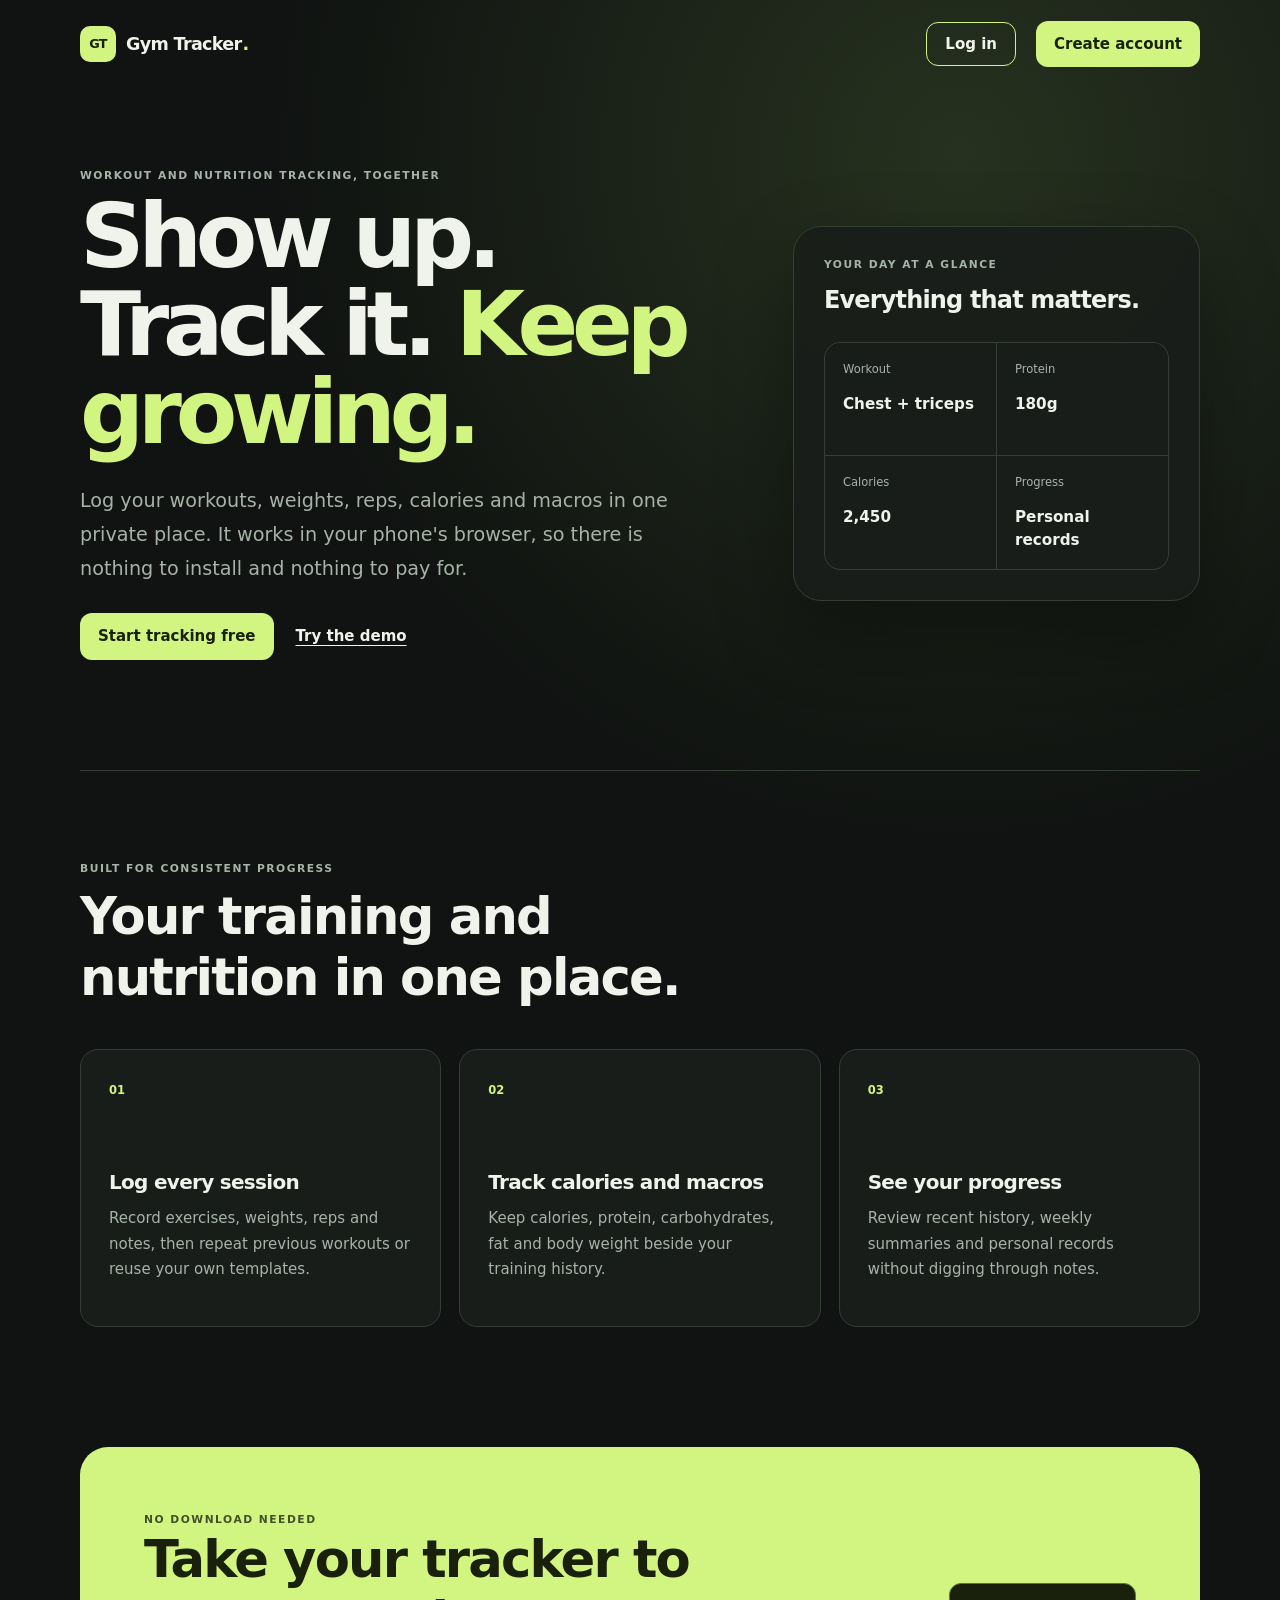
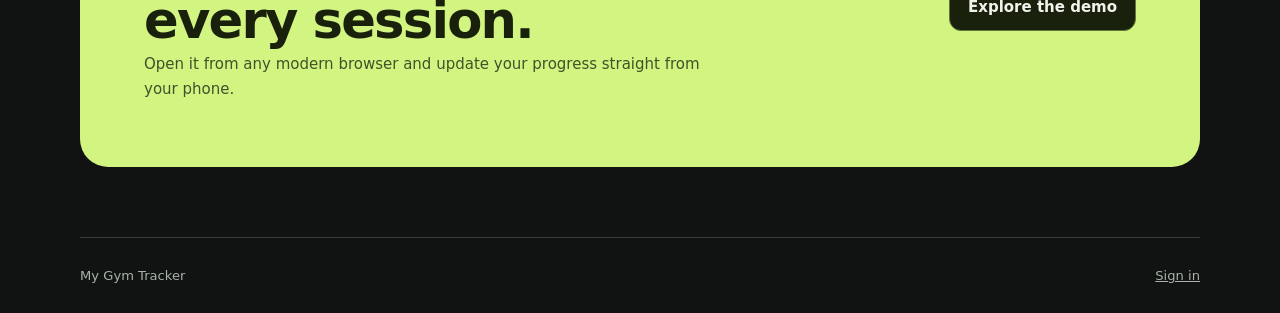
<file: src/main/resources/static/index.html>
<!DOCTYPE html>
<html lang="en-GB">
<head>
    <meta charset="UTF-8">
    <meta name="viewport" content="width=device-width, initial-scale=1.0">
    <title>My Gym Tracker – Free Workout and Nutrition Tracker</title>
    <meta name="description" content="Track workouts, weights, reps, calories and macros from your phone. Try My Gym Tracker free without installing an app.">
    <meta name="robots" content="index, follow">
    <link rel="canonical" href="https://mygymtracker.co.uk/">

    <meta property="og:type" content="website">
    <meta property="og:site_name" content="My Gym Tracker">
    <meta property="og:title" content="My Gym Tracker – Free Workout and Nutrition Tracker">
    <meta property="og:description" content="Keep your workouts, nutrition and progress together in one private, phone-friendly tracker.">
    <meta property="og:url" content="https://mygymtracker.co.uk/">
    <meta name="twitter:card" content="summary">
    <meta name="twitter:title" content="My Gym Tracker – Free Workout and Nutrition Tracker">
    <meta name="twitter:description" content="Track workouts, weights, reps, calories and macros from your phone.">

    <link rel="stylesheet" href="styles.css">
    <script type="application/ld+json">
    {
      "@context": "https://schema.org",
      "@type": "WebApplication",
      "name": "My Gym Tracker",
      "url": "https://mygymtracker.co.uk/",
      "description": "A free, phone-friendly workout and nutrition tracker for logging exercises, weights, reps, calories, macros and progress.",
      "applicationCategory": "HealthApplication",
      "operatingSystem": "Any",
      "browserRequirements": "Requires a modern web browser",
      "offers": {
        "@type": "Offer",
        "price": "0",
        "priceCurrency": "GBP"
      }
    }
    </script>
</head>
<body class="landing-page">
<a class="skip-link" href="#main-content">Skip to content</a>

<header class="landing-nav">
    <a class="brand" href="/" aria-label="My Gym Tracker home"><span class="brand-mark" aria-hidden="true">GT</span> Gym Tracker<span class="brand-dot" aria-hidden="true">.</span></a>
    <nav aria-label="Account links">
        <a class="landing-sign-in" href="login.html">Log in</a>
        <a class="demo-link" href="login.html#register">Create account</a>
    </nav>
</header>

<main id="main-content" class="landing-main">
    <section class="landing-hero" aria-labelledby="landing-title">
        <div>
            <p class="eyebrow">Workout and nutrition tracking, together</p>
            <h1 id="landing-title">Show up. Track it. <span class="accent">Keep growing.</span></h1>
            <p class="landing-intro">Log your workouts, weights, reps, calories and macros in one private place. It works in your phone's browser, so there is nothing to install and nothing to pay for.</p>
            <div class="landing-actions">
                <a class="demo-link" href="login.html#register">Start tracking free</a>
                <a class="landing-secondary" href="demo.html">Try the demo</a>
            </div>
        </div>

        <aside class="landing-preview" aria-label="Example progress summary">
            <p class="eyebrow">Your day at a glance</p>
            <strong>Everything that matters.</strong>
            <div class="landing-stats">
                <div><span>Workout</span><b>Chest + triceps</b></div>
                <div><span>Protein</span><b>180g</b></div>
                <div><span>Calories</span><b>2,450</b></div>
                <div><span>Progress</span><b>Personal records</b></div>
            </div>
        </aside>
    </section>

    <section class="landing-features" aria-labelledby="features-title">
        <div class="landing-section-heading">
            <p class="eyebrow">Built for consistent progress</p>
            <h2 id="features-title">Your training and nutrition in one place.</h2>
        </div>
        <div class="landing-feature-grid">
            <article>
                <span aria-hidden="true">01</span>
                <h3>Log every session</h3>
                <p>Record exercises, weights, reps and notes, then repeat previous workouts or reuse your own templates.</p>
            </article>
            <article>
                <span aria-hidden="true">02</span>
                <h3>Track calories and macros</h3>
                <p>Keep calories, protein, carbohydrates, fat and body weight beside your training history.</p>
            </article>
            <article>
                <span aria-hidden="true">03</span>
                <h3>See your progress</h3>
                <p>Review recent history, weekly summaries and personal records without digging through notes.</p>
            </article>
        </div>
    </section>

    <section class="landing-cta" aria-labelledby="cta-title">
        <div>
            <p class="eyebrow">No download needed</p>
            <h2 id="cta-title">Take your tracker to every session.</h2>
            <p>Open it from any modern browser and update your progress straight from your phone.</p>
        </div>
        <a class="demo-link" href="demo.html">Explore the demo</a>
    </section>
</main>

<footer class="landing-footer">
    <span>My Gym Tracker</span>
    <a href="login.html">Sign in</a>
</footer>
</body>
</html>
</file>
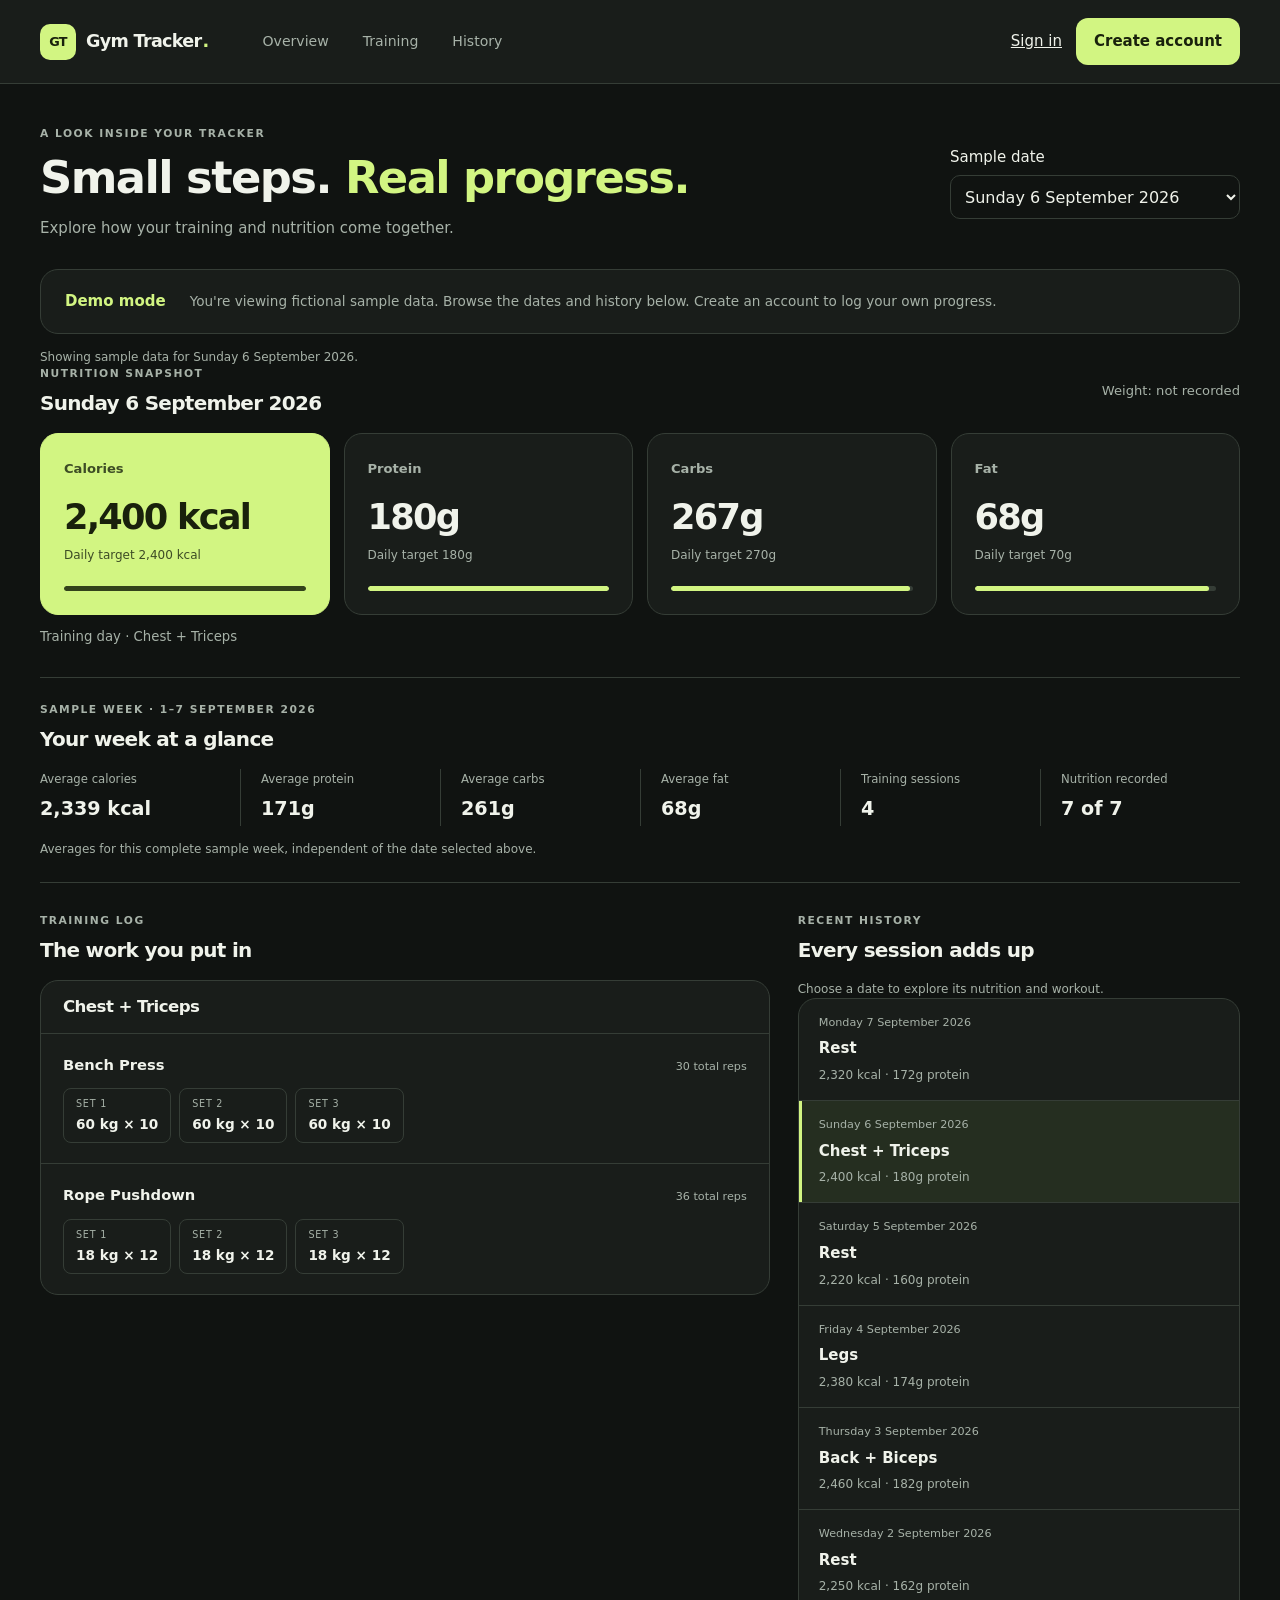
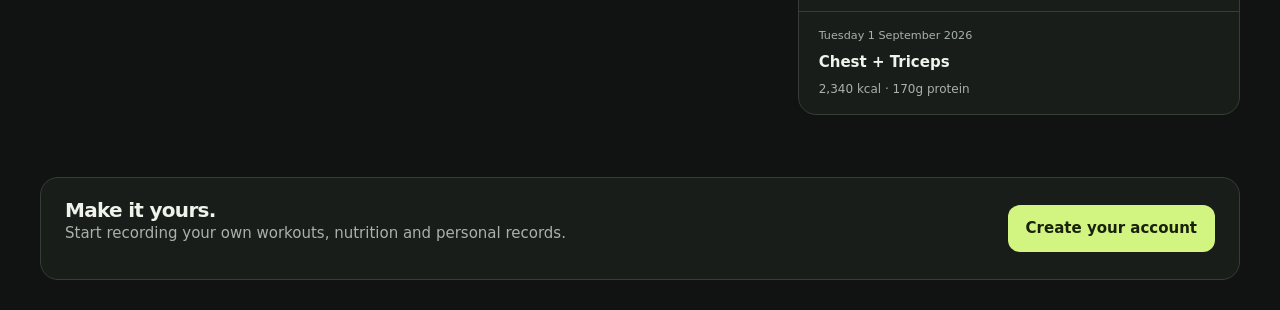
<file: src/main/resources/static/demo.html>
<!DOCTYPE html>
<html lang="en">
<head>
    <meta charset="UTF-8">
    <meta name="viewport" content="width=device-width, initial-scale=1.0">
    <meta name="description" content="Explore Gym Tracker with sample nutrition and workouts. No account needed.">
    <meta name="robots" content="index, follow">
    <link rel="canonical" href="https://mygymtracker.co.uk/demo.html">
    <title>Free workout tracker demo · My Gym Tracker</title>
    <link rel="stylesheet" href="styles.css">
    <script src="demo.js" defer></script>
</head>
<body>
<a class="skip-link" href="#dashboard-content">Skip to dashboard</a>
<div class="topbar">
    <a class="brand" href="/"><span class="brand-mark" aria-hidden="true">GT</span> Gym Tracker<span class="brand-dot" aria-hidden="true">.</span></a>
    <nav class="main-nav" aria-label="Demo sections">
        <a href="#nutrition">Overview</a><a href="#training">Training</a><a href="#history">History</a>
    </nav>
    <div class="user-menu"><a href="login.html">Sign in</a><a class="demo-link" href="login.html#register">Create account</a></div>
</div>
<header class="header">
    <div>
        <p class="eyebrow">A look inside your tracker</p>
        <h1>Small steps. <span class="accent">Real progress.</span></h1>
        <p class="page-description">Explore how your training and nutrition come together.</p>
    </div>
    <div class="header-controls">
        <label class="field" for="demo-date">Sample date<select id="demo-date"></select></label>
    </div>
</header>
<main id="dashboard-content" tabindex="-1">
    <aside class="demo-banner" aria-label="Demo information">
        <strong>Demo mode</strong>
        <span>You're viewing fictional sample data. Browse the dates and history below. Create an account to log your own progress.</span>
    </aside>
    <noscript><p class="status error">Enable JavaScript to explore the sample dashboard.</p></noscript>
    <p id="demo-status" class="section-caption" role="status"></p>
    <section id="nutrition" aria-labelledby="day-title">
        <div class="section-heading">
            <div><p class="eyebrow">Nutrition snapshot</p><h2 id="day-title">Sample nutrition</h2></div>
            <span id="demo-weight" class="weight"></span>
        </div>
        <div class="macro-grid">
            <article class="macro-card calories-card">
                <span>Calories</span><strong id="calories-value">—</strong>
                <span id="calories-target" class="macro-target"></span>
                <progress id="calories-progress" aria-label="Calories toward sample daily target" value="0" max="1"></progress>
            </article>
            <article class="macro-card">
                <span>Protein</span><strong id="protein-value">—</strong>
                <span id="protein-target" class="macro-target"></span>
                <progress id="protein-progress" aria-label="Protein toward sample daily target" value="0" max="1"></progress>
            </article>
            <article class="macro-card">
                <span>Carbs</span><strong id="carbs-value">—</strong>
                <span id="carbs-target" class="macro-target"></span>
                <progress id="carbs-progress" aria-label="Carbs toward sample daily target" value="0" max="1"></progress>
            </article>
            <article class="macro-card">
                <span>Fat</span><strong id="fat-value">—</strong>
                <span id="fat-target" class="macro-target"></span>
                <progress id="fat-progress" aria-label="Fat toward sample daily target" value="0" max="1"></progress>
            </article>
        </div>
        <p id="demo-notes" class="notes"></p>
    </section>
    <section class="weekly-section" aria-labelledby="weekly-title">
        <div class="section-heading"><div><p class="eyebrow">Sample week · 1–7 September 2026</p><h2 id="weekly-title">Your week at a glance</h2></div></div>
        <div id="demo-week" class="weekly-grid"></div>
        <p class="section-caption">Averages for this complete sample week, independent of the date selected above.</p>
    </section>
    <div class="dashboard-columns">
        <section id="training" aria-labelledby="training-title">
            <div class="section-heading"><div><p class="eyebrow">Training log</p><h2 id="training-title">The work you put in</h2></div></div>
            <div id="workout-container"></div>
        </section>
        <section id="history" aria-labelledby="history-title">
            <div class="section-heading"><div><p class="eyebrow">Recent history</p><h2 id="history-title">Every session adds up</h2></div></div>
            <p class="section-caption">Choose a date to explore its nutrition and workout.</p>
            <div id="demo-history" class="history-list"></div>
        </section>
    </div>
    <section class="demo-banner" aria-label="Create your tracker">
        <div><h2>Make it yours.</h2><p>Start recording your own workouts, nutrition and personal records.</p></div>
        <a class="demo-link" href="login.html#register">Create your account</a>
    </section>
</main>
</body>
</html>
</file>
<file: src/main/resources/static/styles.css>
/* Shared, responsive training workspace. No external assets or fonts required. */
.template-tools { padding: 16px; margin-bottom: 22px; border: 1px solid var(--border); border-radius: 12px; }
.template-actions { display: flex; flex-wrap: wrap; gap: 8px; margin-top: 12px; }
.template-tools .status { margin: 12px 0 0; }
.template-save { margin-top: 16px; }
.field select { width: 100%; min-width: 0; min-height: 44px; padding: 10px; border: 1px solid var(--border); border-radius: 10px; background: var(--background); color: var(--text); font: inherit; font-size: 16px; }
.comparison-status { padding: 12px 0; margin: 8px 0; color: var(--muted); font-size: .875rem; }
.comparison-status:empty, .previous-set:empty, .previous-exercise:empty { display: none; }
.previous-set { grid-column: 1 / -1; color: var(--accent); font-size: .8125rem; overflow-wrap: anywhere; }
.previous-exercise { font-size: .8125rem; }
.recovery-shell { max-width: 520px; padding-block: 40px; }
.recovery-shell > .brand { margin-bottom: 24px; }
.recovery-shell h1 { font-size: 1.7rem; }
.recovery-shell .field > span, .recovery-shell .form-hint { font-size: .875rem; }
.recovery-links { margin: 24px 0 0; font-size: .875rem; }
/* Public sample dashboard and login invitation. */
.demo-invitation { margin-top: 28px; }
.demo-invitation p { font-size: .85rem; }
.demo-link { display: inline-flex; align-items: center; justify-content: center; gap: 12px; background: var(--accent); color: #19210c; padding: 12px 18px; border-radius: 12px; font-weight: 650; text-decoration: none; text-align: center; }
.demo-link:hover { background: var(--accent-hover); color: #19210c; }
.demo-banner { display: flex; flex-wrap: wrap; align-items: center; justify-content: space-between; gap: 12px 24px; background: var(--surface); border: 1px solid var(--border); border-radius: var(--radius); padding: 20px 24px; }
.demo-banner > strong { color: var(--accent); white-space: nowrap; }
.demo-banner > span { flex: 1 1 240px; color: var(--muted); font-size: .85rem; }
.demo-banner p { color: var(--muted); }
#demo-date { max-width: 100%; }
#demo-history .history-meta { grid-column: 1; }
.exercise-heading h4 { margin: 0; font-size: .92rem; }

:root {
    color-scheme: dark;
    --background: #101311;
    --surface: #191d1a;
    --surface-light: #222823;
    --border: #353d36;
    --text: #f0f3eb;
    --muted: #a7b2a8;
    --accent: #d2f582;
    --accent-hover: #e1ffa5;
    --danger: #ffaaa1;
    --radius: 18px;
}
* { box-sizing: border-box; }
[hidden] { display: none !important; }
html { scroll-padding-top: 24px; }
body { margin: 0; min-height: 100vh; background: var(--background); color: var(--text); font-family: "Segoe UI", system-ui, -apple-system, sans-serif; font-size: 15px; line-height: 1.5; -webkit-font-smoothing: antialiased; }
button, input, textarea { font: inherit; }
button, a { touch-action: manipulation; }
button, input { min-height: 44px; }
button { cursor: pointer; border: 1px solid transparent; border-radius: 10px; padding: 10px 18px; background: var(--accent); color: #19210c; font-weight: 650; transition: background 150ms ease, border-color 150ms ease; }
button:hover { background: var(--accent-hover); }
button:disabled { cursor: default; opacity: .5; }
a { color: inherit; }
:focus-visible { outline: 2px solid var(--accent); outline-offset: 4px; }
input, textarea { min-width: 0; border: 1px solid var(--border); border-radius: 10px; background: var(--background); color: var(--text); padding: 11px 12px; }
input::placeholder, textarea::placeholder { color: #859087; }
input:read-only { color: var(--muted); }
textarea { resize: vertical; }
h1, h2, h3, p { margin-top: 0; }
h1, h2, h3 { line-height: 1.2; letter-spacing: -.035em; }
h1 { font-size: clamp(2rem, 4vw, 2.8rem); margin-bottom: 12px; font-weight: 650; }
h2 { font-size: 1.25rem; margin-bottom: 0; font-weight: 600; }
h3 { font-size: 1rem; }
.accent, .brand-dot { color: var(--accent); }
.skip-link { position: absolute; top: -100px; left: 16px; z-index: 10; background: var(--accent); color: #101311; padding: 12px; }
.skip-link:focus { top: 12px; }
.topbar { display: flex; align-items: center; gap: 40px; min-height: 84px; padding: 16px max(24px, calc((100% - 1200px) / 2)); border-bottom: 1px solid var(--border); background: var(--surface); }
.brand { display: inline-flex; align-items: center; gap: 10px; text-decoration: none; font-size: 1.1rem; font-weight: 750; white-space: nowrap; letter-spacing: -.04em; }
.brand-mark { display: grid; place-items: center; width: 36px; height: 36px; border-radius: 10px; background: var(--accent); color: #19210c; font-size: .8rem; letter-spacing: -.06em; }
.brand-dot { margin-left: -9px; }
.main-nav { display: flex; gap: 6px; }
.main-nav a { padding: 10px 14px; text-decoration: none; border-radius: 8px; color: var(--muted); font-size: .88rem; }
.main-nav a:hover { background: var(--surface-light); color: var(--text); }
.user-menu { display: flex; align-items: center; gap: 14px; margin-left: auto; min-width: 0; }
.current-user { max-width: 160px; overflow: hidden; text-overflow: ellipsis; white-space: nowrap; color: var(--muted); font-size: .85rem; }
.header, main { width: min(100% - 48px, 1200px); margin-inline: auto; }
.header { display: flex; justify-content: space-between; align-items: center; gap: 24px; padding-block: 42px 30px; }
.eyebrow { margin-bottom: 9px; font-size: .67rem; font-weight: 700; letter-spacing: .14em; text-transform: uppercase; color: var(--muted); }
.page-description { margin: 0; color: var(--muted); }
.date-control label { display: block; color: var(--muted); font-size: .75rem; margin-bottom: 7px; }
.date-row { display: flex; gap: 6px; }
.date-row input { width: 160px; font-size: .88rem; }
.text-button { min-height: 32px; padding: 6px 0; color: var(--accent); background: transparent; border: 0; font-size: .78rem; }
.text-button:hover { background: transparent; text-decoration: underline; }
section { min-width: 0; margin-bottom: 30px; scroll-margin-top: 20px; }
.section-heading { display: flex; justify-content: space-between; align-items: center; gap: 16px; margin-bottom: 18px; }
.section-actions { display: flex; align-items: center; gap: 16px; }
.weight { color: var(--muted); font-size: .82rem; white-space: nowrap; }
.macro-grid { display: grid; grid-template-columns: repeat(4, minmax(0, 1fr)); gap: 14px; }
.macro-card { min-width: 0; padding: 23px; background: var(--surface); border: 1px solid var(--border); border-radius: var(--radius); }
.macro-card > span:first-child { font-size: .82rem; font-weight: 600; color: var(--muted); }
.macro-card strong { display: block; margin: 12px 0 2px; font-size: clamp(1.5rem, 3vw, 2.2rem); font-weight: 600; letter-spacing: -.05em; font-variant-numeric: tabular-nums; }
.macro-target { display: block; color: var(--muted); font-size: .75rem; }
.calories-card { background: var(--accent); color: #19210c; border-color: var(--accent); }
.calories-card > span:first-child, .calories-card .macro-target { color: #3d4c25; }
progress { display: block; width: 100%; height: 5px; margin-top: 22px; border: 0; border-radius: 10px; overflow: hidden; appearance: none; background: var(--border); }
progress::-webkit-progress-bar { background: var(--border); }
progress::-webkit-progress-value { background: var(--accent); border-radius: 10px; }
progress::-moz-progress-bar { background: var(--accent); }
.calories-card progress, .calories-card progress::-webkit-progress-bar { background: #abc76a; }
.calories-card progress::-webkit-progress-value { background: #33421b; }
.calories-card progress::-moz-progress-bar { background: #33421b; }
.notes { color: var(--muted); font-size: .83rem; margin: 12px 0 0; overflow-wrap: anywhere; }
.notes:empty { display: none; }
.weekly-section { padding-block: 24px; border-block: 1px solid var(--border); }
.weekly-grid { display: grid; grid-template-columns: repeat(6, minmax(0, 1fr)); }
.summary-card { padding: 2px 20px; border-left: 1px solid var(--border); }
.summary-card:first-child { border: 0; padding-left: 0; }
.summary-card span { display: block; color: var(--muted); font-size: .73rem; }
.summary-card strong { display: block; margin-top: 6px; font-size: 1.2rem; font-weight: 600; font-variant-numeric: tabular-nums; }
.section-caption { margin: 14px 0 0; color: var(--muted); font-size: .75rem; }
.dashboard-columns { display: grid; grid-template-columns: minmax(0, 1.65fr) minmax(0, 1fr); gap: 28px; align-items: start; padding-bottom: 32px; }
#workout-container { display: grid; gap: 16px; }
.workout-card { overflow: hidden; background: var(--surface); border: 1px solid var(--border); border-radius: var(--radius); }
.workout-title-row { display: flex; align-items: center; justify-content: space-between; gap: 12px; padding: 16px 22px; border-bottom: 1px solid var(--border); }
.workout-title { margin: 0; font-size: 1.04rem; overflow-wrap: anywhere; }
.workout-note, .workout-empty { margin: 0; padding: 14px 22px; color: var(--muted); font-size: .82rem; overflow-wrap: anywhere; }
.exercise { padding: 20px 22px; border-bottom: 1px solid var(--border); }
.exercise:last-child { border-bottom: 0; }
.exercise-heading { display: flex; justify-content: space-between; align-items: baseline; gap: 12px; margin-bottom: 12px; }
.exercise-heading h3 { margin: 0; font-size: .92rem; letter-spacing: -.015em; overflow-wrap: anywhere; }
.total-reps { color: var(--muted); font-size: .7rem; white-space: nowrap; }
.set-list { display: flex; flex-wrap: wrap; gap: 8px; }
.set { display: grid; gap: 3px; min-width: 92px; border: 1px solid var(--border); border-radius: 8px; padding: 8px 12px; font-size: .85rem; font-weight: 600; font-variant-numeric: tabular-nums; }
.set-label { color: var(--muted); font-size: .6rem; letter-spacing: .08em; text-transform: uppercase; font-weight: 500; }
.exercise-note { margin: 12px 0 0; color: var(--muted); font-size: .78rem; overflow-wrap: anywhere; }
.history-list { border: 1px solid var(--border); border-radius: var(--radius); overflow: hidden; background: var(--surface); }
.history-row { display: grid; grid-template-columns: 1fr auto; align-items: center; gap: 6px 12px; width: 100%; border: 0; border-bottom: 1px solid var(--border); border-radius: 0; background: transparent; color: var(--text); padding: 16px 20px; text-align: left; }
.history-row:last-child { border-bottom: 0; }
.history-row:hover { background: var(--surface-light); }
.history-row[aria-current="date"] { background: #252e20; box-shadow: inset 3px 0 var(--accent); }
.history-row:focus-visible { outline-offset: -4px; }
.history-date { grid-column: 1; font-size: .7rem; color: var(--muted); font-weight: 500; }
.history-details { grid-column: 1; display: grid; gap: 4px; min-width: 0; overflow-wrap: anywhere; }
.history-details strong { font-size: .85rem; font-weight: 600; }
.history-meta { color: var(--muted); font-size: .75rem; font-weight: 400; }
.history-arrow { grid-column: 2; grid-row: 1 / 3; color: var(--muted); font-size: 1.5rem; }
.status { color: var(--muted); font-size: .85rem; margin: 0 0 18px; }
.status:empty { display: none; }
.status.error { color: var(--danger); }
.status.success { color: var(--accent); }
.status.error, .status.success { padding: 12px 16px; border: 1px solid currentColor; border-radius: 10px; }
.empty-state { display: grid; justify-items: center; gap: 12px; min-height: 190px; align-content: center; border: 1px dashed var(--border); border-radius: var(--radius); color: var(--muted); padding: 28px; text-align: center; font-size: .85rem; }
.empty-state strong { color: var(--text); font-weight: 600; font-size: 1rem; }
.secondary-button { border: 1px solid var(--border); background: transparent; color: var(--text); }
.secondary-button:hover { background: var(--surface-light); border-color: #62705f; }
.compact-button { padding: 8px 12px; font-size: .78rem; }
.icon-button { flex: 0 0 44px; width: 44px; min-height: 44px; padding: 0; border: 1px solid var(--border); background: transparent; color: var(--muted); font-size: 1.4rem; }
.icon-button:hover { background: var(--surface-light); color: var(--text); }
dialog { width: min(100% - 32px, 560px); max-height: calc(100dvh - 40px); border: 1px solid var(--border); border-radius: 22px; background: var(--surface); color: var(--text); padding: 0; box-shadow: 0 24px 100px #0008; overscroll-behavior: contain; }
dialog.workout-form-dialog { width: min(100% - 32px, 720px); }
dialog::backdrop { background: #080d0bc9; backdrop-filter: blur(6px); }
body:has(dialog[open]) { overflow: hidden; }
dialog form { padding: 26px; }
.dialog-heading, .editor-section-heading, .exercise-editor-heading, .sets-heading { display: flex; align-items: center; justify-content: space-between; gap: 12px; }
.dialog-heading { margin-bottom: 24px; }
.form-grid { display: grid; grid-template-columns: repeat(2, minmax(0, 1fr)); gap: 16px; }
.field { display: grid; gap: 7px; min-width: 0; }
.field > span, .sets-heading > span { color: var(--muted); font-size: .78rem; }
.field input, .field textarea { width: 100%; font-size: 16px; }
.full-width { grid-column: 1 / -1; }
.rest-option { display: flex; align-items: center; gap: 10px; padding: 12px; border: 1px solid var(--border); border-radius: 10px; font-size: .85rem; }
.rest-option input { width: 20px; min-height: 20px; accent-color: var(--accent); }
.editor-section-heading { margin-block: 24px 14px; }
.editor-section-heading h3 { margin: 0; }
#exercise-editors { display: grid; gap: 16px; }
.exercise-editor { display: grid; gap: 16px; min-width: 0; margin: 0; border: 1px solid var(--border); border-radius: 14px; padding: 18px; background: var(--background); }
.exercise-editor-heading strong { color: var(--accent); font-size: .75rem; text-transform: uppercase; letter-spacing: .08em; }
.set-editors { display: grid; gap: 10px; }
.set-editor { display: grid; grid-template-columns: 42px minmax(0, 1fr) minmax(0, 1fr) 44px; align-items: end; gap: 10px; }
.set-editor-number { align-self: end; display: grid; align-items: center; min-height: 46px; color: var(--muted); font-size: .72rem; font-weight: 500; }
.dialog-actions { position: sticky; bottom: -26px; display: flex; justify-content: end; gap: 10px; margin: 24px -26px -26px; padding: 18px 26px; border-top: 1px solid var(--border); background: var(--surface); }
dialog .status { margin-top: 16px; }
.auth-page { display: grid; align-items: center; }
.auth-shell { display: grid; grid-template-columns: 1fr 1.1fr; align-items: center; gap: 80px; max-width: 1060px; padding-block: 64px; }
.auth-heading .brand { margin-bottom: 72px; }
.auth-heading h1 { font-size: clamp(2.7rem, 5vw, 4.5rem); line-height: 1.07; letter-spacing: -.06em; max-width: 500px; margin-bottom: 24px; }
.auth-heading > p { max-width: 350px; color: var(--muted); line-height: 1.8; }
.auth-detail { display: flex; gap: 12px; align-items: baseline; margin-top: 40px; padding-top: 24px; border-top: 1px solid var(--border); color: var(--muted); font-size: .82rem; }
.auth-detail span:first-child { color: var(--accent); }
.auth-panel { border: 1px solid var(--border); border-radius: 22px; padding: 28px; background: var(--surface); }
.auth-switch { display: grid; grid-template-columns: 1fr 1fr; padding: 4px; margin-bottom: 28px; background: var(--background); border-radius: 12px; gap: 4px; }
.auth-switch button { background: transparent; color: var(--muted); font-size: .85rem; }
.auth-switch button[aria-pressed="true"] { background: var(--surface-light); color: var(--text); }
.auth-card { margin: 0; }
.auth-form { display: grid; gap: 18px; margin-top: 24px; }
.auth-form > button { width: 100%; }
.auth-form .status { margin-bottom: 0; }
.form-hint { font-size: .75rem; color: var(--muted); margin: 0; }
@media (max-width: 1050px) {
    .topbar { gap: 20px; }
    .current-user { max-width: 100px; }
    .weekly-grid { grid-template-columns: repeat(3, minmax(0, 1fr)); gap: 22px 0; }
    .summary-card:nth-child(4) { border-left: 0; padding-left: 0; }
    .auth-shell { gap: 36px; }
}
@media (max-width: 800px) {
    .topbar { flex-wrap: wrap; gap: 12px; padding: 16px 24px 8px; }
    .main-nav { order: 3; width: 100%; }
    .main-nav a { flex: 1; text-align: center; }
    .current-user { max-width: 140px; }
    .header { align-items: start; flex-direction: column; gap: 20px; padding-top: 30px; }
    .date-control { display: flex; flex-wrap: wrap; align-items: center; gap: 10px; }
    .date-control label { width: 100%; margin: 0; }
    .macro-grid { grid-template-columns: repeat(2, minmax(0, 1fr)); }
    .dashboard-columns { grid-template-columns: 1fr; gap: 0; }
    .auth-shell { grid-template-columns: 1fr; max-width: 560px; gap: 28px; padding-block: 32px; }
    .auth-heading .brand { margin-bottom: 24px; }
    .auth-heading h1 { font-size: 2.5rem; }
    .auth-heading > p { margin-bottom: 0; max-width: none; }
    .auth-detail { display: none; }
}
@media (max-width: 520px) {
    .header, main { width: calc(100% - 32px); }
    .topbar { padding-inline: 16px; }
    .current-user { display: none; }
    .brand { font-size: 1rem; }
    .page-description { font-size: .85rem; }
    .date-row { width: 100%; }
    .date-row input { flex: 1; width: 120px; }
    .date-row > button:last-child { padding-inline: 14px; }
    .section-heading { flex-wrap: wrap; gap: 12px; }
    .section-actions { width: 100%; justify-content: space-between; }
    .macro-card { padding: 18px; }
    .macro-card strong { font-size: 1.8rem; }
    .weekly-grid { grid-template-columns: repeat(2, minmax(0, 1fr)); }
    .summary-card:nth-child(n) { padding-inline: 16px; border-left: 1px solid var(--border); }
    .summary-card:nth-child(odd) { padding-left: 0; border: 0; }
    .workout-title-row, .exercise { padding-inline: 16px; }
    .total-reps { font-size: .65rem; }
    .set { min-width: 80px; padding-inline: 9px; }
    dialog, dialog.workout-form-dialog { width: calc(100% - 16px); max-height: calc(100dvh - 16px); border-radius: 16px; }
    dialog form { padding: 18px; }
    .dialog-actions { bottom: -18px; margin-inline: -18px; margin-bottom: -18px; padding: 14px 18px; }
    .dialog-actions button { flex: 1; padding-inline: 10px; }
    .exercise-editor { padding: 12px; }
    .set-editor { grid-template-columns: 30px minmax(0, 1fr) minmax(0, 1fr) 44px; gap: 6px; }
    .set-editor .field input { padding-inline: 7px; }
    .set-editor .field > span { font-size: .68rem; }
    .auth-panel { padding: 22px; }
    .auth-form .form-grid { grid-template-columns: 1fr; }
}
@media (prefers-reduced-motion: reduce) {
    *, *::before, *::after { transition: none !important; scroll-behavior: auto !important; }
}
/* Progress panels share the dashboard's spacing and remain readable on phones. */
.progress-controls { display: flex; flex-wrap: wrap; gap: 16px; align-items: end; margin-bottom: 16px; }
.progress-controls .field { flex: 1 1 180px; min-width: 0; }
.progress-grid { display: grid; grid-template-columns: repeat(auto-fit, minmax(min(100%, 300px), 1fr)); gap: 16px; margin: 20px 0; }
.progress-card { border: 1px solid var(--border); border-radius: var(--radius); padding: 20px; min-width: 0; background: var(--surface); color: var(--text); }
.progress-card > h3 { color: var(--text); }
.progress-card > p:last-child { color: var(--muted); margin-bottom: 0; }
.record-value { font-size: 1.8rem; font-weight: 700; color: var(--accent); margin: 12px 0; }
#account-dialog { max-width: 560px; }
#delete-account-form { display: grid; gap: 14px; margin: 24px 0; padding-top: 20px; border-top: 1px solid #dce4e1; }
#delete-account-button { color: #9b2525; border-color: #9b2525; }
.confirmation-dialog { max-width: 460px; }
.confirmation-dialog h2 { font-size: 1.35rem; line-height: 1.3; }
.confirmation-description { color: var(--muted); margin: 16px 0 24px; line-height: 1.6; }
.confirmation-actions { display: flex; flex-wrap: wrap; justify-content: flex-end; gap: 10px; }
.confirmation-actions button { flex: 1 1 150px; }

/* Public product page. Kept static so search engines and no-script browsers can read it. */
.landing-page { background: radial-gradient(circle at 75% 8%, #26321f 0, var(--background) 34%); }
.landing-nav, .landing-footer { width: min(100% - 48px, 1120px); margin-inline: auto; }
.landing-nav { display: flex; align-items: center; justify-content: space-between; gap: 24px; min-height: 88px; }
.landing-nav nav { display: flex; align-items: center; gap: 20px; }
.landing-sign-in, .landing-secondary { color: var(--text); font-weight: 650; text-underline-offset: 4px; }
.landing-sign-in { display: inline-flex; align-items: center; justify-content: center; min-height: 44px; padding: 10px 18px; border: 1px solid var(--accent); border-radius: 12px; text-decoration: none; white-space: nowrap; }
.landing-sign-in:hover { background: var(--surface-light); }
.landing-main { width: min(100% - 48px, 1120px); }
.landing-hero { display: grid; grid-template-columns: minmax(0, 1.2fr) minmax(320px, .8fr); align-items: center; gap: clamp(48px, 8vw, 110px); min-height: 620px; padding-block: 80px; }
.landing-hero h1 { max-width: 700px; font-size: clamp(3.2rem, 7vw, 6.4rem); line-height: .98; letter-spacing: -.07em; }
.landing-intro { max-width: 650px; margin: 28px 0; color: var(--muted); font-size: clamp(1rem, 2vw, 1.2rem); line-height: 1.75; }
.landing-actions { display: flex; flex-wrap: wrap; align-items: center; gap: 22px; }
.landing-preview { padding: 30px; border: 1px solid var(--border); border-radius: 28px; background: #191d1ae8; box-shadow: 0 30px 80px #0005; }
.landing-preview > strong { display: block; margin-bottom: 24px; font-size: 1.5rem; letter-spacing: -.035em; }
.landing-stats { display: grid; grid-template-columns: 1fr 1fr; gap: 1px; overflow: hidden; border: 1px solid var(--border); border-radius: 16px; background: var(--border); }
.landing-stats div { min-height: 112px; padding: 18px; background: var(--surface); }
.landing-stats span, .landing-stats b { display: block; }
.landing-stats span { margin-bottom: 14px; color: var(--muted); font-size: .72rem; }
.landing-stats b { font-size: .95rem; }
.landing-features { padding-block: 90px; border-top: 1px solid var(--border); }
.landing-section-heading { max-width: 680px; margin-bottom: 40px; }
.landing-section-heading h2, .landing-cta h2 { font-size: clamp(2rem, 4vw, 3.5rem); }
.landing-feature-grid { display: grid; grid-template-columns: repeat(3, 1fr); gap: 18px; }
.landing-feature-grid article { min-height: 260px; padding: 28px; border: 1px solid var(--border); border-radius: var(--radius); background: var(--surface); }
.landing-feature-grid article > span { color: var(--accent); font-size: .72rem; font-weight: 700; }
.landing-feature-grid h3 { margin: 70px 0 12px; font-size: 1.25rem; }
.landing-feature-grid p, .landing-cta p { color: var(--muted); line-height: 1.7; }
.landing-cta { display: flex; align-items: center; justify-content: space-between; gap: 40px; margin-bottom: 70px; padding: clamp(30px, 6vw, 64px); border-radius: 28px; background: var(--accent); color: #19210c; }
.landing-cta .eyebrow, .landing-cta p { color: #425129; }
.landing-cta h2 { max-width: 650px; }
.landing-cta p { max-width: 580px; margin-bottom: 0; }
.landing-cta .demo-link { flex: 0 0 auto; border: 1px solid #617637; background: #19210c; color: var(--text); }
.landing-footer { display: flex; justify-content: space-between; padding-block: 28px; border-top: 1px solid var(--border); color: var(--muted); font-size: .82rem; }
@media (max-width: 800px) {
    .landing-hero { grid-template-columns: 1fr; min-height: auto; padding-block: 64px; }
    .landing-hero h1 { font-size: clamp(3rem, 14vw, 5rem); }
    .landing-feature-grid { grid-template-columns: 1fr; }
    .landing-feature-grid article { min-height: 210px; }
    .landing-feature-grid h3 { margin-top: 44px; }
    .landing-cta { align-items: flex-start; flex-direction: column; }
}
@media (max-width: 520px) {
    .landing-nav, .landing-main, .landing-footer { width: calc(100% - 32px); }
    .landing-nav { min-height: 76px; flex-wrap: wrap; gap: 12px; padding-block: 16px; }
    .landing-nav nav { gap: 12px; width: 100%; flex-wrap: wrap; }
    .landing-nav nav > a { flex: 1 1 auto; min-height: 44px; }
    .landing-nav .demo-link { padding: 10px 13px; font-size: .8rem; }
    .landing-hero { gap: 42px; padding-block: 48px; }
    .landing-preview { padding: 20px; }
    .landing-stats { grid-template-columns: 1fr; }
    .landing-stats div { min-height: 92px; }
    .landing-features { padding-block: 64px; }
}
</file>
